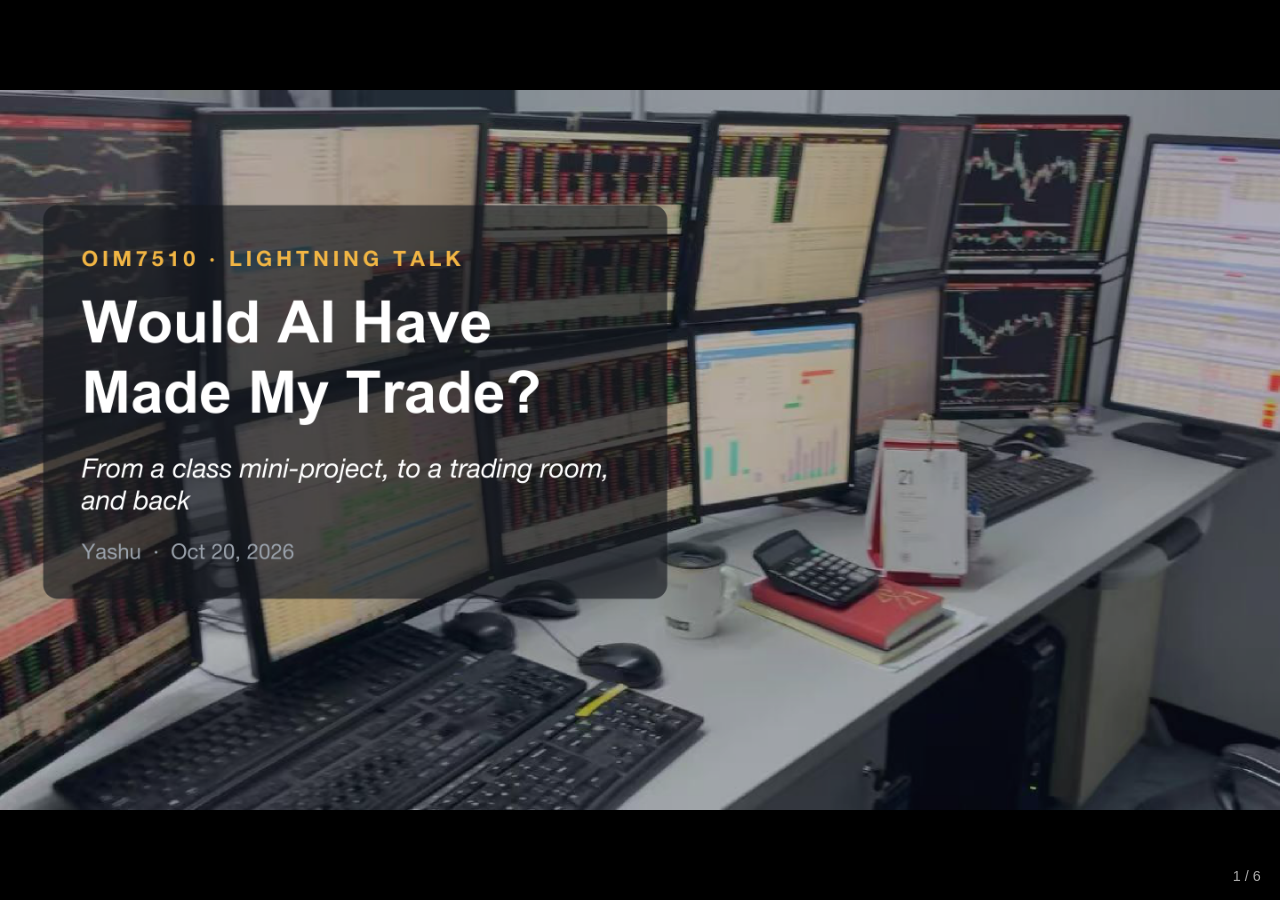
<file: Lightening talk/webpage/index.html>
<!DOCTYPE html>
<html lang="en">
<head>
<meta charset="UTF-8">
<meta name="viewport" content="width=device-width, initial-scale=1.0">
<title>Would AI Have Made My Trade?</title>
<style>
  html, body {
    margin: 0;
    height: 100%;
    background: #000;
    overflow: hidden;
  }

  .viewer {
    height: 100%;
    display: flex;
    align-items: center;
    justify-content: center;
  }

  .viewer img {
    max-width: 100%;
    max-height: 100%;
    object-fit: contain;
  }

  .counter {
    position: fixed;
    bottom: 1rem;
    right: 1.2rem;
    color: #aaa;
    font-family: Helvetica, Arial, sans-serif;
    font-size: 0.9rem;
  }
</style>
</head>
<body>

<div class="viewer">
  <img id="slide-img" src="slides/slide1.png" alt="Slide 1">
</div>
<div class="counter"><span id="current">1</span> / <span id="total">6</span></div>

<script>
  const totalSlides = 6;
  let current = 1;
  const img = document.getElementById("slide-img");
  const currentLabel = document.getElementById("current");

  function showSlide(n) {
    current = Math.min(Math.max(n, 1), totalSlides);
    img.src = `slides/slide${current}.png`;
    img.alt = `Slide ${current}`;
    currentLabel.textContent = current;
  }

  document.addEventListener("keydown", function (e) {
    if (e.key === "ArrowRight" || e.key === "PageDown" || e.key === " ") {
      showSlide(current + 1);
    } else if (e.key === "ArrowLeft" || e.key === "PageUp") {
      showSlide(current - 1);
    } else if (e.key === "f" || e.key === "F") {
      if (!document.fullscreenElement) {
        document.documentElement.requestFullscreen();
      } else {
        document.exitFullscreen();
      }
    }
  });

  document.addEventListener("click", function () {
    if (!document.fullscreenElement) {
      document.documentElement.requestFullscreen();
    }
  });
</script>

</body>
</html>
</file>
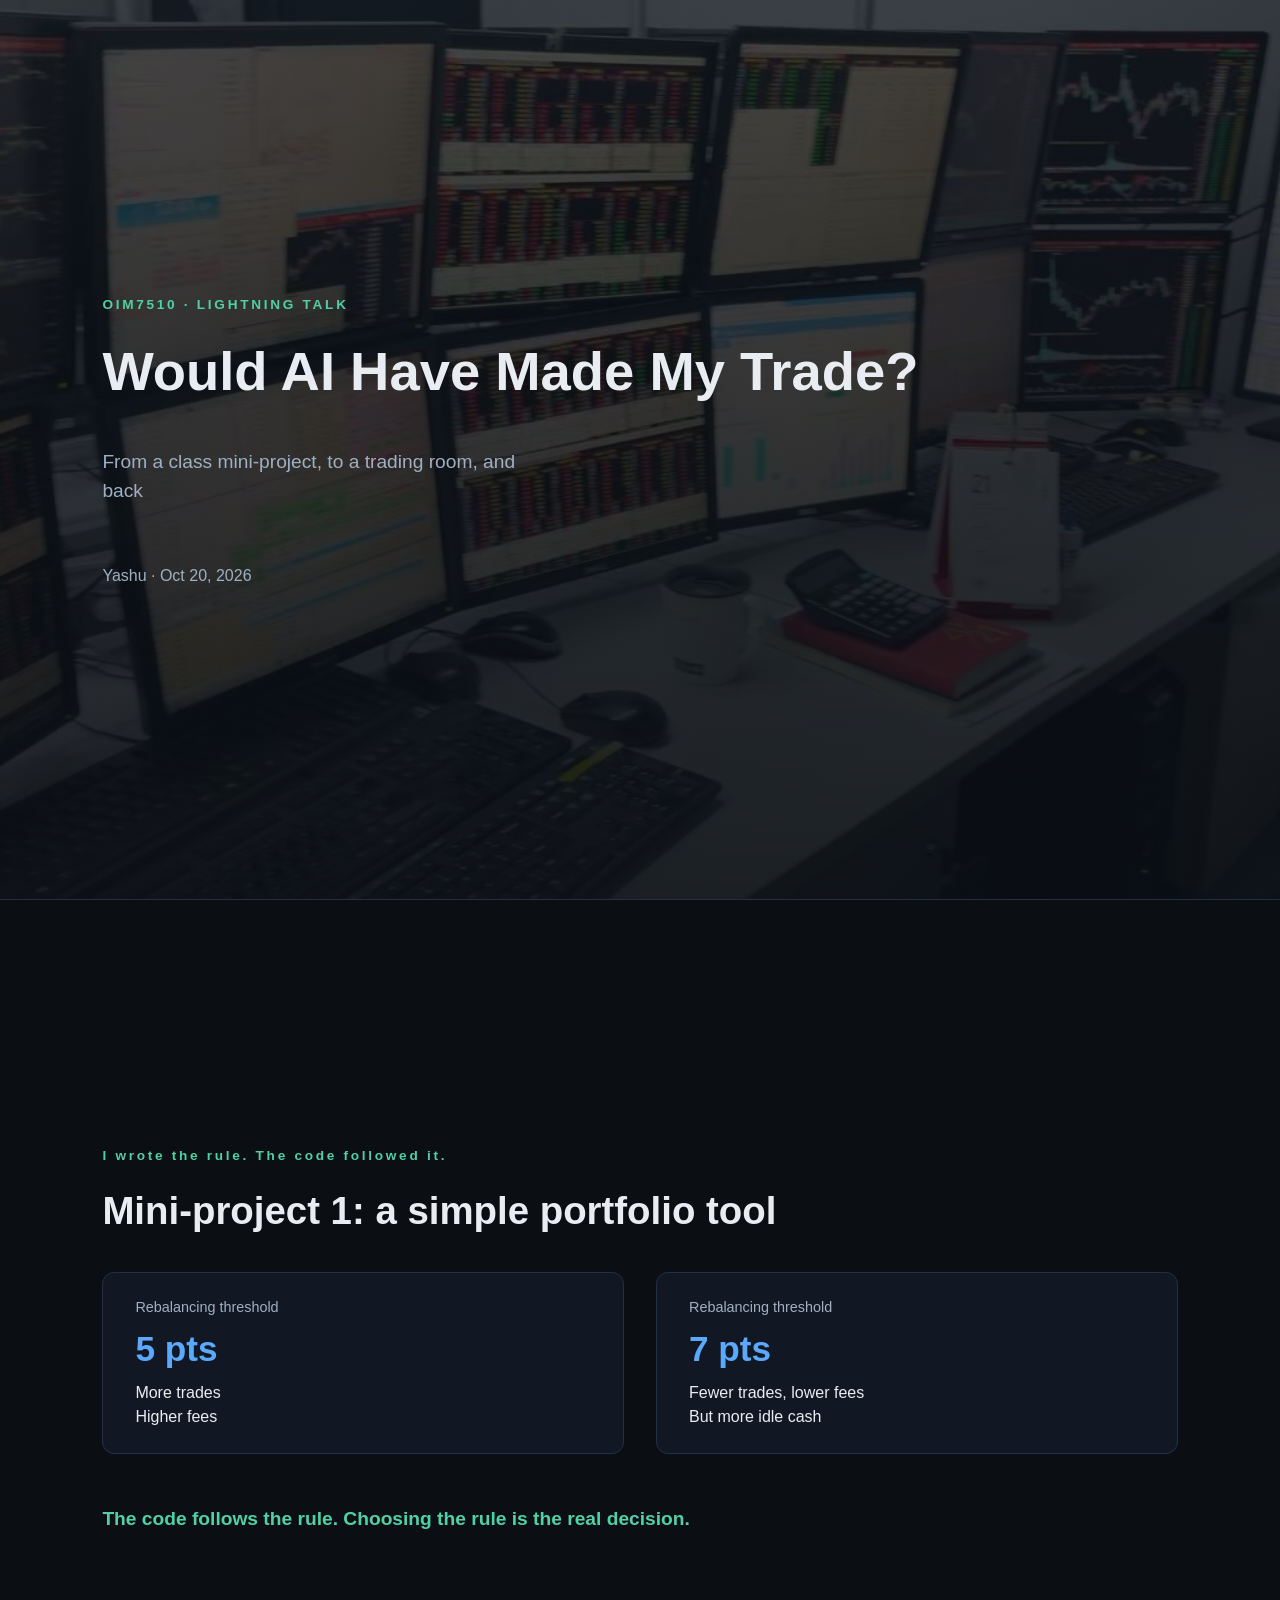
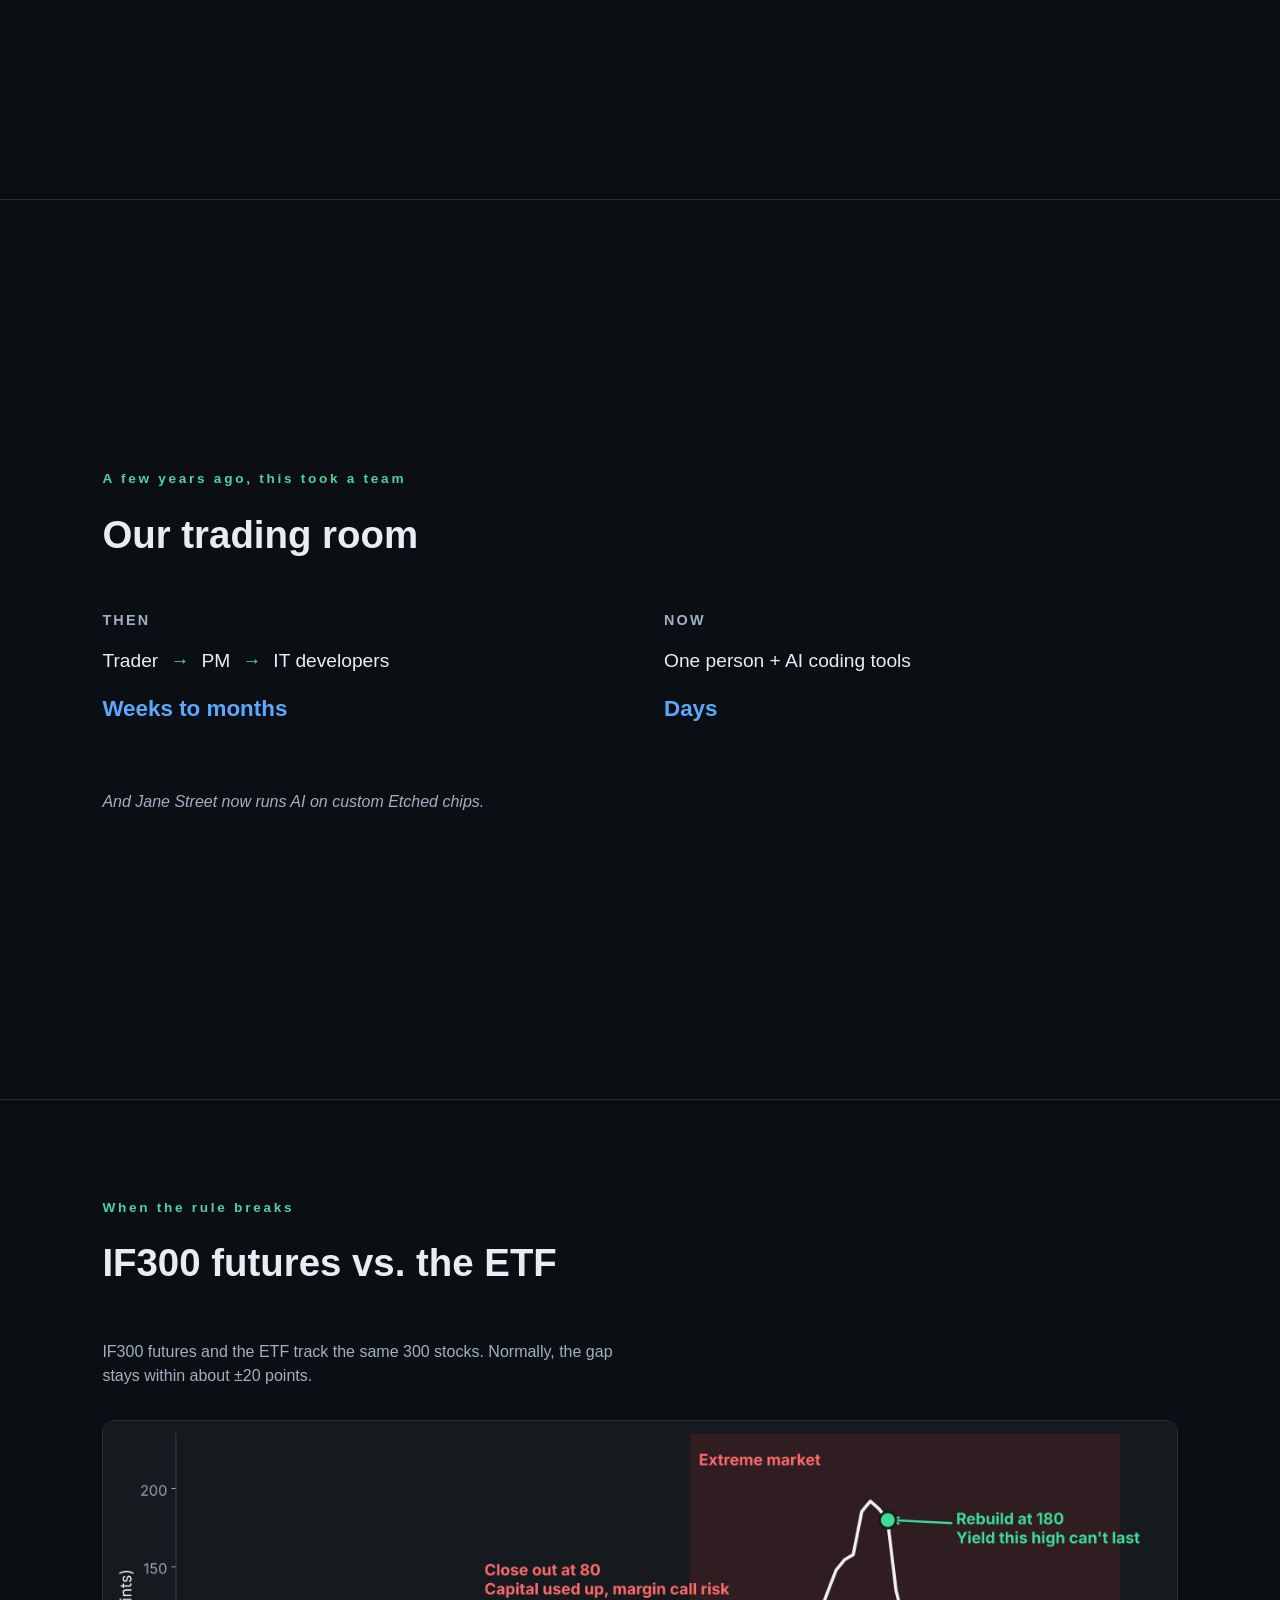
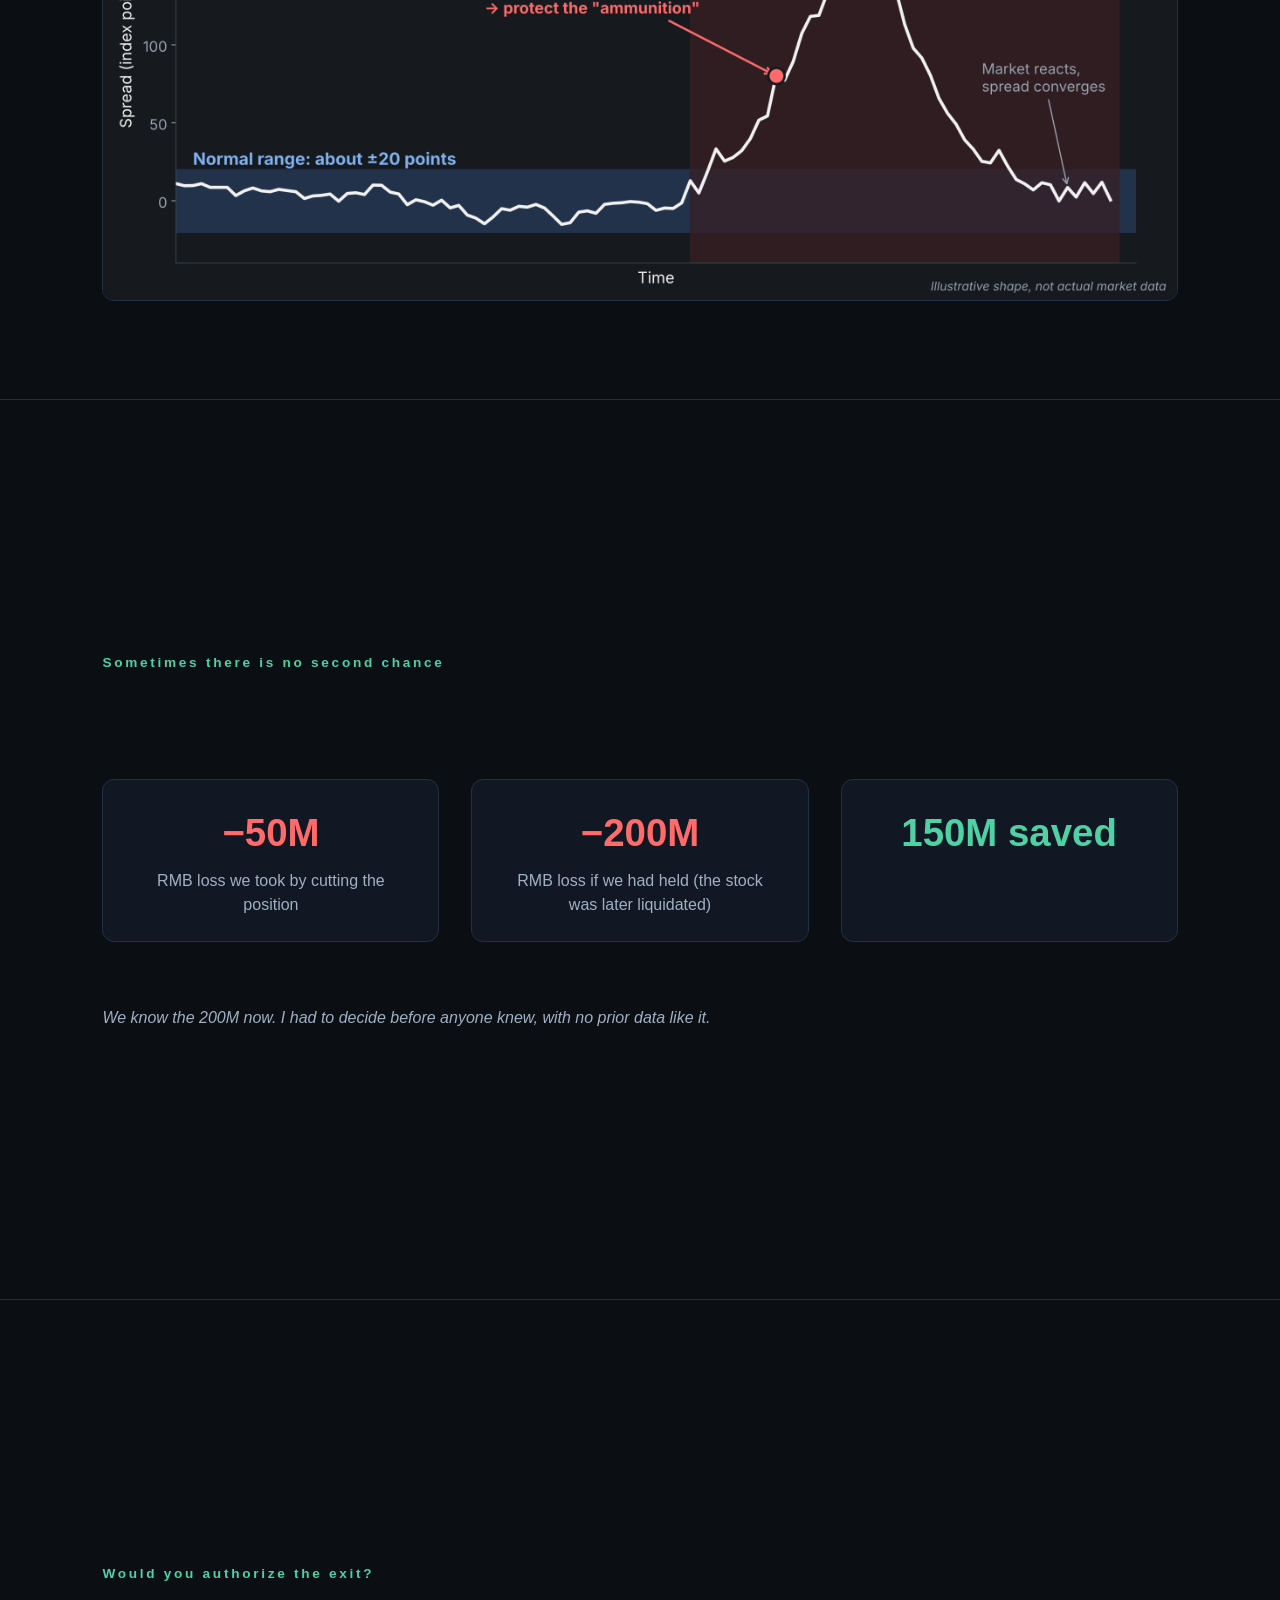
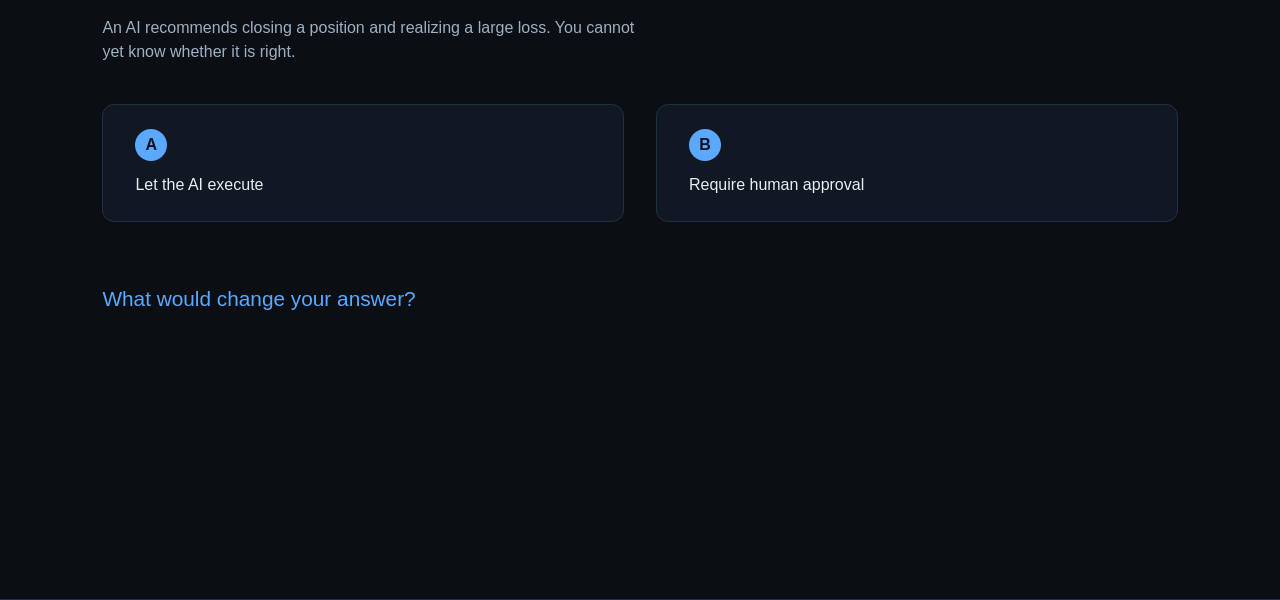
<file: Litening talk/webpage/index.html>
<!DOCTYPE html>
<html lang="en">
<head>
<meta charset="UTF-8">
<meta name="viewport" content="width=device-width, initial-scale=1.0">
<title>Would AI Have Made My Trade?</title>
<link rel="stylesheet" href="style.css">
</head>
<body>

<section class="slide" id="slide-1">
  <div class="eyebrow">OIM7510 · LIGHTNING TALK</div>
  <h1>Would AI Have Made My Trade?</h1>
  <p class="subtitle">From a class mini-project, to a trading room, and back</p>
  <p class="byline">Yashu · Oct 20, 2026</p>
</section>

<section class="slide" id="slide-2">
  <div class="eyebrow">I wrote the rule. The code followed it.</div>
  <h2>Mini-project 1: a simple portfolio tool</h2>
  <div class="cards">
    <div class="card">
      <div class="label">Rebalancing threshold</div>
      <div class="value">5 pts</div>
      <div class="result">More trades
Higher fees</div>
    </div>
    <div class="card">
      <div class="label">Rebalancing threshold</div>
      <div class="value">7 pts</div>
      <div class="result">Fewer trades, lower fees
But more idle cash</div>
    </div>
  </div>
  <p class="takeaway">The code follows the rule. Choosing the rule is the real decision.</p>
</section>

<section class="slide" id="slide-3">
  <div class="bg-photo"></div>
  <div class="eyebrow">A few years ago, this took a team</div>
  <h2>Our trading room</h2>
  <div class="compare">
    <div class="column">
      <h3>THEN</h3>
      <div class="flow">
        <span>Trader</span><span class="arrow">&rarr;</span>
        <span>PM</span><span class="arrow">&rarr;</span>
        <span>IT developers</span>
      </div>
      <div class="duration">Weeks to months</div>
    </div>
    <div class="column">
      <h3>NOW</h3>
      <div class="flow"><span>One person + AI coding tools</span></div>
      <div class="duration">Days</div>
    </div>
  </div>
  <p class="footnote">And Jane Street now runs AI on custom Etched chips.</p>
</section>

<section class="slide" id="slide-4">
  <div class="eyebrow">When the rule breaks</div>
  <h2>IF300 futures vs. the ETF</h2>
  <p class="chart-caption">IF300 futures and the ETF track the same 300 stocks. Normally, the gap stays within about &plusmn;20 points.</p>
  <img class="chart-img" src="images/slide4_1.png" alt="Spread between IF300 futures and ETF widening during an extreme market, from a normal range of about plus or minus 20 points to 180 points at the peak">
</section>

<section class="slide" id="slide-5">
  <div class="eyebrow">Sometimes there is no second chance</div>
  <h2>&nbsp;</h2>
  <div class="stats">
    <div class="stat loss">
      <div class="number">&minus;50M</div>
      <div class="caption">RMB loss we took by cutting the position</div>
    </div>
    <div class="stat hold">
      <div class="number">&minus;200M</div>
      <div class="caption">RMB loss if we had held (the stock was later liquidated)</div>
    </div>
    <div class="stat saved">
      <div class="number">150M saved</div>
      <div class="caption">&nbsp;</div>
    </div>
  </div>
  <p class="footnote">We know the 200M now. I had to decide before anyone knew, with no prior data like it.</p>
</section>

<section class="slide" id="slide-6">
  <div class="eyebrow">Would you authorize the exit?</div>
  <p class="poll-question">An AI recommends closing a position and realizing a large loss. You cannot yet know whether it is right.</p>
  <div class="options">
    <div class="option" data-choice="A">
      <div class="letter">A</div>
      <div>Let the AI execute</div>
    </div>
    <div class="option" data-choice="B">
      <div class="letter">B</div>
      <div>Require human approval</div>
    </div>
  </div>
  <p class="prompt">What would change your answer?</p>
</section>

<script>
  document.querySelectorAll(".option").forEach(function (opt) {
    opt.addEventListener("click", function () {
      document.querySelectorAll(".option").forEach(function (o) { o.classList.remove("selected"); });
      opt.classList.add("selected");
    });
  });
</script>

</body>
</html>
</file>
<file: Litening talk/webpage/style.css>
:root {
  --bg: #0b0f14;
  --panel: #121823;
  --border: #223047;
  --text: #e9edf2;
  --muted: #9fb0c3;
  --accent: #4fd1a5;
  --danger: #ff6b6b;
  --blue: #5aa9ff;
}

* { box-sizing: border-box; }

body {
  margin: 0;
  background: var(--bg);
  color: var(--text);
  font-family: "Helvetica Neue", Arial, sans-serif;
  line-height: 1.5;
}

.slide {
  min-height: 100vh;
  padding: 6rem 8vw;
  display: flex;
  flex-direction: column;
  justify-content: center;
  border-bottom: 1px solid var(--border);
  position: relative;
}

.eyebrow {
  color: var(--accent);
  letter-spacing: 0.2em;
  font-size: 0.85rem;
  font-weight: 600;
  margin-bottom: 1rem;
}

h1 {
  font-size: clamp(2rem, 5vw, 3.4rem);
  margin: 0 0 1rem;
}

h2 {
  font-size: clamp(1.6rem, 4vw, 2.4rem);
  margin: 0 0 2rem;
}

.subtitle {
  color: var(--muted);
  font-size: 1.2rem;
  max-width: 40ch;
}

.byline {
  margin-top: 2.5rem;
  color: var(--muted);
}

/* Slide 1 - hero */
#slide-1 {
  background: linear-gradient(rgba(11, 15, 20, 0.75), rgba(11, 15, 20, 0.92)), url("images/slide1_1.jpg");
  background-size: cover;
  background-position: center;
}

/* Slide 2 - thresholds */
.cards {
  display: flex;
  gap: 2rem;
  flex-wrap: wrap;
  margin-bottom: 2rem;
}

.card {
  background: var(--panel);
  border: 1px solid var(--border);
  border-radius: 12px;
  padding: 1.5rem 2rem;
  flex: 1;
  min-width: 240px;
}

.card .label {
  color: var(--muted);
  font-size: 0.9rem;
}

.card .value {
  font-size: 2.2rem;
  font-weight: 700;
  color: var(--blue);
  margin: 0.3rem 0;
}

.card .result {
  color: var(--text);
  white-space: pre-line;
}

.takeaway {
  font-size: 1.2rem;
  color: var(--accent);
  font-weight: 600;
}

/* Slide 3 - then vs now */
.compare {
  display: flex;
  gap: 3rem;
  flex-wrap: wrap;
  align-items: flex-start;
  margin-bottom: 2rem;
}

.compare .column {
  flex: 1;
  min-width: 220px;
}

.compare h3 {
  color: var(--muted);
  letter-spacing: 0.15em;
  font-size: 0.9rem;
  margin-bottom: 1rem;
}

.flow {
  display: flex;
  align-items: center;
  gap: 0.75rem;
  flex-wrap: wrap;
  font-size: 1.2rem;
  margin-bottom: 1rem;
}

.flow .arrow {
  color: var(--accent);
}

.duration {
  font-size: 1.4rem;
  font-weight: 700;
  color: var(--blue);
}

.bg-photo {
  position: absolute;
  inset: 0;
  background-image: url("images/slide3_1.jpg");
  background-size: cover;
  background-position: center;
  opacity: 0.18;
  z-index: 0;
}

#slide-3 > * { position: relative; z-index: 1; }

.footnote {
  margin-top: 2rem;
  color: var(--muted);
  font-style: italic;
}

/* Slide 4 - chart */
.chart-caption {
  color: var(--muted);
  max-width: 60ch;
  margin-bottom: 2rem;
}

.chart-img {
  max-width: 100%;
  border-radius: 12px;
  border: 1px solid var(--border);
}

/* Slide 5 - stats */
.stats {
  display: flex;
  gap: 2rem;
  flex-wrap: wrap;
  margin-bottom: 2rem;
}

.stat {
  background: var(--panel);
  border: 1px solid var(--border);
  border-radius: 12px;
  padding: 1.5rem 2rem;
  flex: 1;
  min-width: 220px;
  text-align: center;
}

.stat .number {
  font-size: 2.4rem;
  font-weight: 700;
}

.stat.loss .number { color: var(--danger); }
.stat.hold .number { color: var(--danger); }
.stat.saved .number { color: var(--accent); }

.stat .caption {
  color: var(--muted);
  margin-top: 0.5rem;
}

/* Slide 6 - poll */
.poll-question {
  color: var(--muted);
  max-width: 60ch;
  margin-bottom: 2.5rem;
}

.options {
  display: flex;
  gap: 2rem;
  flex-wrap: wrap;
  margin-bottom: 2.5rem;
}

.option {
  background: var(--panel);
  border: 1px solid var(--border);
  border-radius: 12px;
  padding: 1.5rem 2rem;
  flex: 1;
  min-width: 240px;
  cursor: pointer;
  transition: border-color 0.15s ease, transform 0.15s ease;
}

.option:hover {
  border-color: var(--accent);
  transform: translateY(-2px);
}

.option.selected {
  border-color: var(--accent);
  background: #10251c;
}

.option .letter {
  display: inline-block;
  width: 2rem;
  height: 2rem;
  line-height: 2rem;
  text-align: center;
  border-radius: 50%;
  background: var(--blue);
  color: #06111f;
  font-weight: 700;
  margin-bottom: 0.75rem;
}

.prompt {
  font-size: 1.3rem;
  color: var(--blue);
}

@media (max-width: 640px) {
  .slide { padding: 4rem 6vw; }
}
</file>
